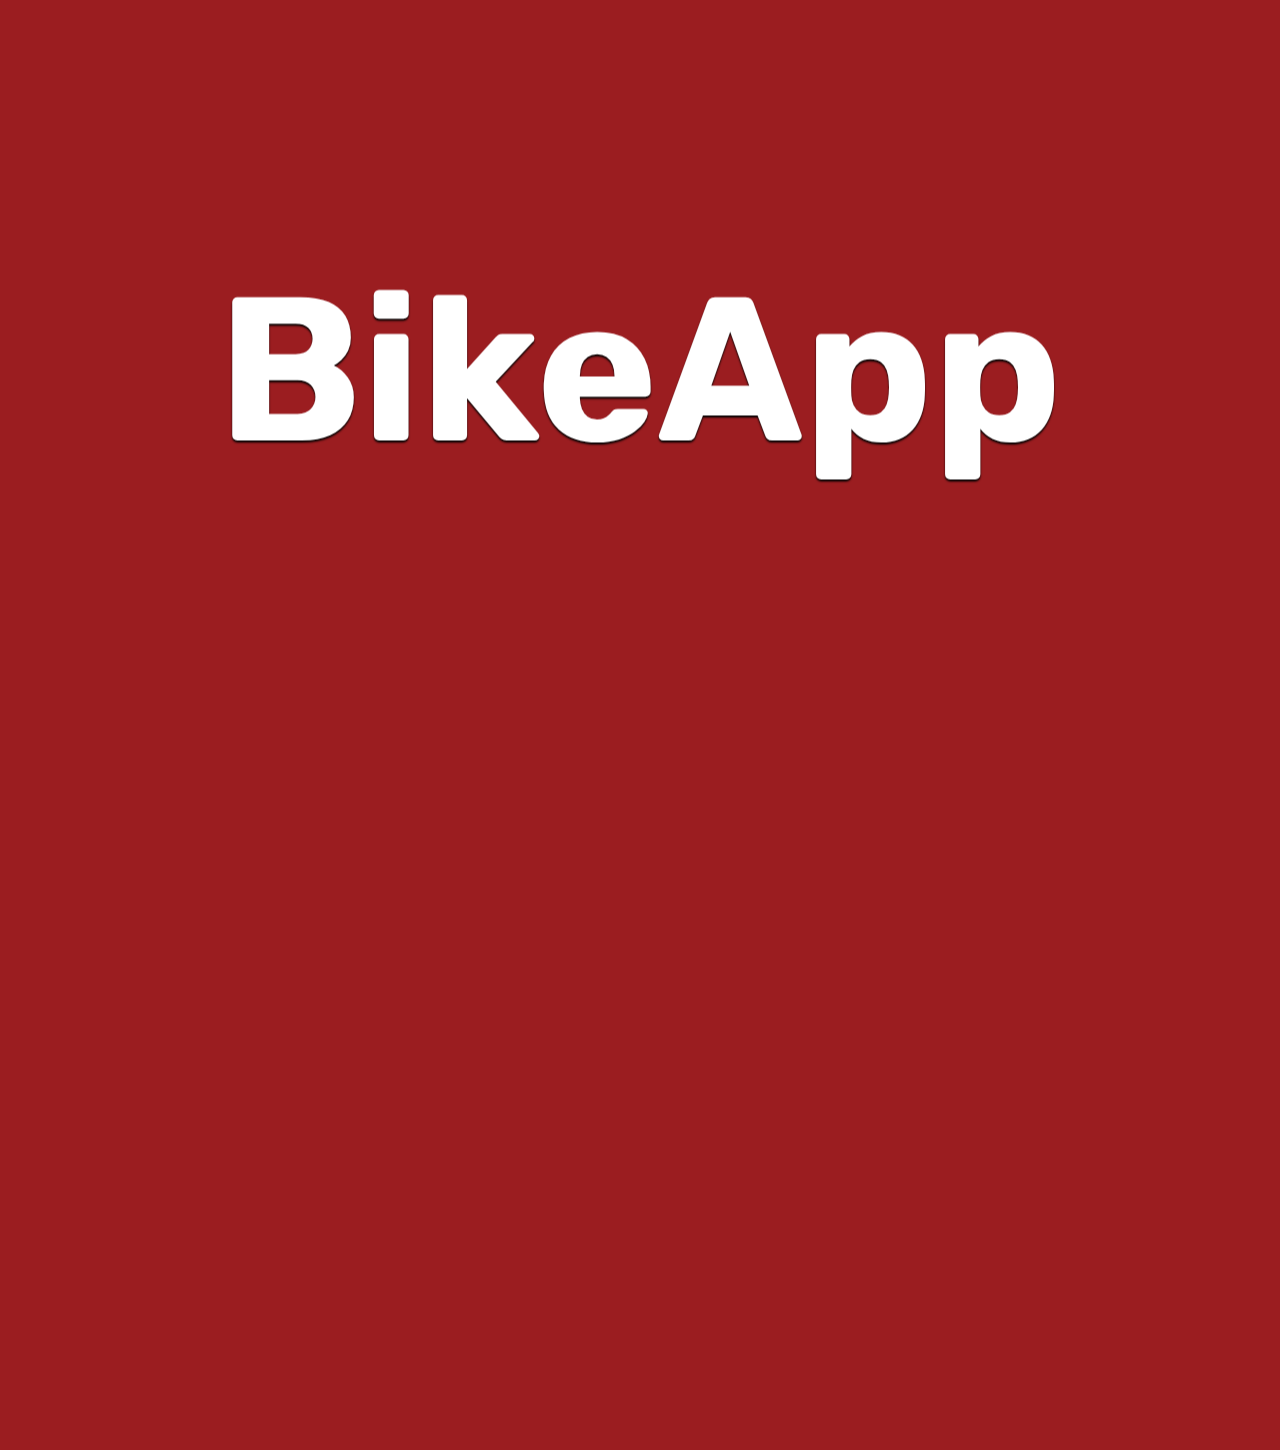
<file: impress/index.html>
<!DOCTYPE html>
<html lang="en">
    <head>
        <meta charset="UTF-8">

        <link rel="preconnect" href="https://fonts.googleapis.com"> 
        <link rel="preconnect" href="https://fonts.gstatic.com" crossorigin> 
        <link href="https://fonts.googleapis.com/css2?family=Rubik:ital,wght@0,400;0,700;1,300&display=swap" rel="stylesheet">  

        <link href="style.css" rel="stylesheet" type="text/css">
    </head>
    <body>
        <div id="impress">

            <div class="step title" data-x="0" data-y="0" data-z="1000" data-rotate-x="-90">
                <h1>BikeApp</h1>
            </div>

            <div class="step title" data-x="0" data-y="1000" data-z="0">
                <h2 class="group-title">Ryhmä 6</h2>
                <p class="dev-names">
                    Niklas Malmgren<br>
                    Tino Behnen<br>
                    Sami Toivanen
                </p>
            </div>

            <div class="step box" data-x="0" data-y="2000" data-z="0">
                <h2>Sovelluksen yleiskuvaus</h2>
                <p>Käyttäjäryhmä: Kaupunkipyöriä käyttävät ihmiset</p>
                <p>Käyttötarkoitus: Helpoittaa kaupunkipyörien käyttöä</p>
                <p>Sisältö: Kartta, sää ja reitin luominen</p>
            </div>

            <div class="step box" data-x="0" data-y="3000" data-z="0">
                <h2>Sovelluksen ominaisuudet ja toiminnot</h2>
                <p>Näyttää kaupunkipyöräasemat kartalla</p>
                <p>Luo reitin</p>
                <p>Näyttää säätiedotuksen</p>
            </div>

            <div class="step box" data-x="0" data-y="4000" data-z="0">
                <figure class="codeDisplay">
                    <img src="img/weather_api.png">
                </figure>
                <p>Weather api</p>
            </div>

            <div class="step box" data-x="0" data-y="5000" data-z="0">
                <figure class="codeDisplay">
                    <img src="img/digitransit_api.png">
                </figure>
                <p>Digitransit api</p>
            </div>

            <div class="step box" data-x="0" data-y="6000" data-z="0">
                <figure class="codeDisplay">
                    <img src="img/coordAddress.png">
                </figure>
                <p class="imageSub">Digitransit "address lookup" ja "address search" API esimerkki</p>
            </div>

            <div class="step title end" data-x="0" data-y="7000" data-z="0">
                <a class="link" href="https://users.metropolia.fi/~tinobe/3wtdm/BikeApp/">BikeApp</a>
            </div>
        </div>
        <script src="impress.js"></script>
        <script>impress().init();</script>
    </body>
</html>
</file>
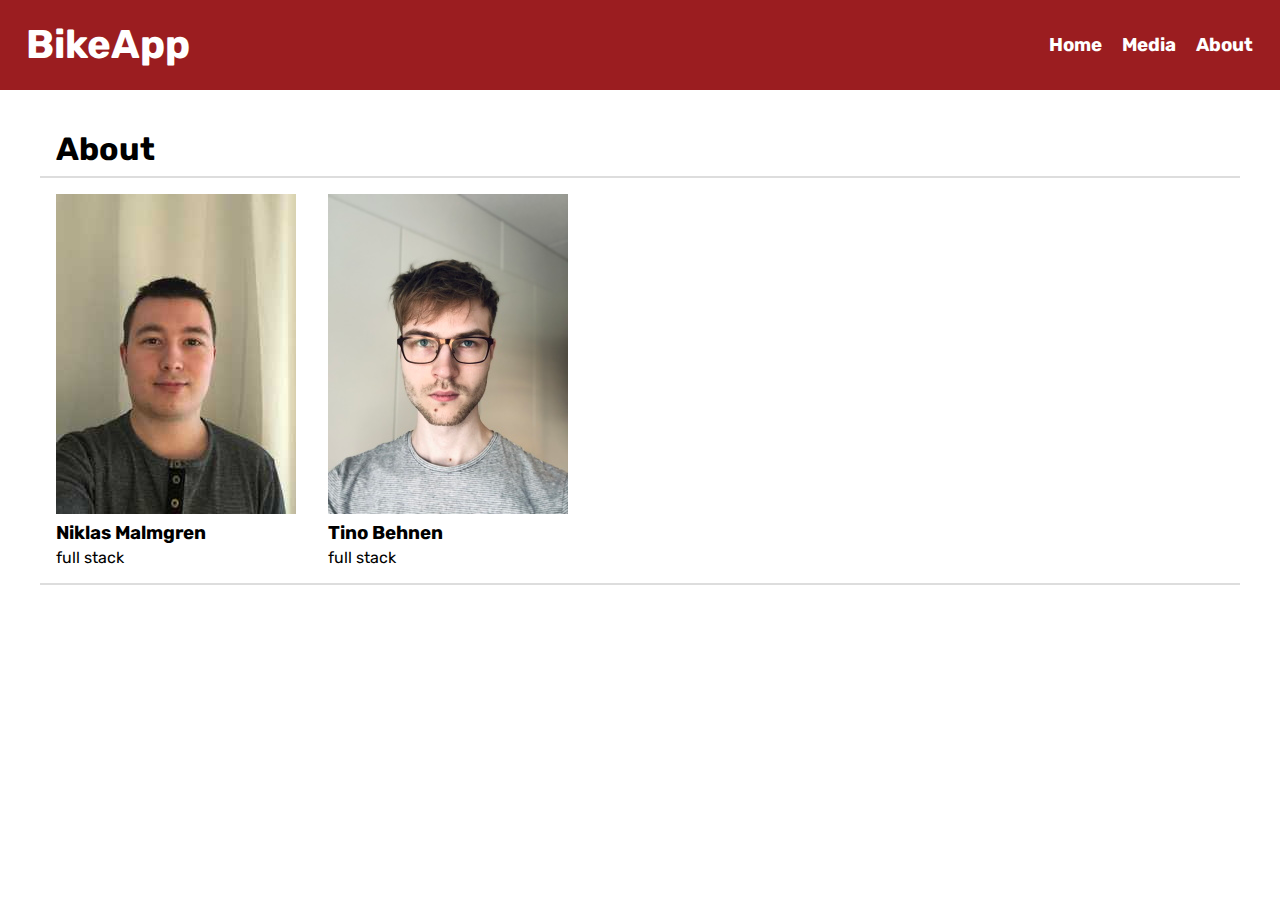
<file: about.html>
<!DOCTYPE html>
<html lang="en">
    <head>
        <meta charset="UTF-8">
        <meta name="viewport" content="width=device-width, initial-scale=1.0, maximum-scale=1.0, user-scalable=no"/>
        <title>BikeApp > About</title>

        <link rel="preconnect" href="https://fonts.googleapis.com">
        <link rel="preconnect" href="https://fonts.gstatic.com" crossorigin>
        <link href="https://fonts.googleapis.com/css2?family=Rubik:ital,wght@0,400;0,700;1,300&display=swap" rel="stylesheet">
        <link href="stylesheet.css" rel="stylesheet" type="text/css">
    </head>
    <body class="about-body">
        <header class="fixed-header">
            <div class="title-container">
                <a href="index.html"><h1>BikeApp</h1></a>
            </div>
            <nav>
                <ul>
                    <li><a id="linkHome" href="index.html"><h3>Home</h3></a></li>
                    <li><a id="linkVideo" href="media.html"><h3>Media</h3></a></li>
                    <li><a id="linkAbout" href="about.html"><h3>About</h3></a></li>
                </ul>
            </nav>
        </header>
        <main class="about-main">
            <h1 class="page-title">About</h1>
            <div class="about-figures">
                <figure>
                    <img src="media/img/niklas.jpg" width="240" height="320" alt="Picture of Niklas Malmgren">
                    <figcaption>
                        <h3>Niklas Malmgren</h3>
                        <p>full stack</p>
                    </figcaption>
                </figure>
                <figure>
                    <img src="media/img/tinobehnen.jpg" width="240" height="320" alt="Picture of Tino Behnen">
                    <figcaption>
                        <h3>Tino Behnen</h3>
                        <p>full stack</p>
                    </figcaption>
                </figure>
            </div>
        </main>
    </body>
</html>
</file>
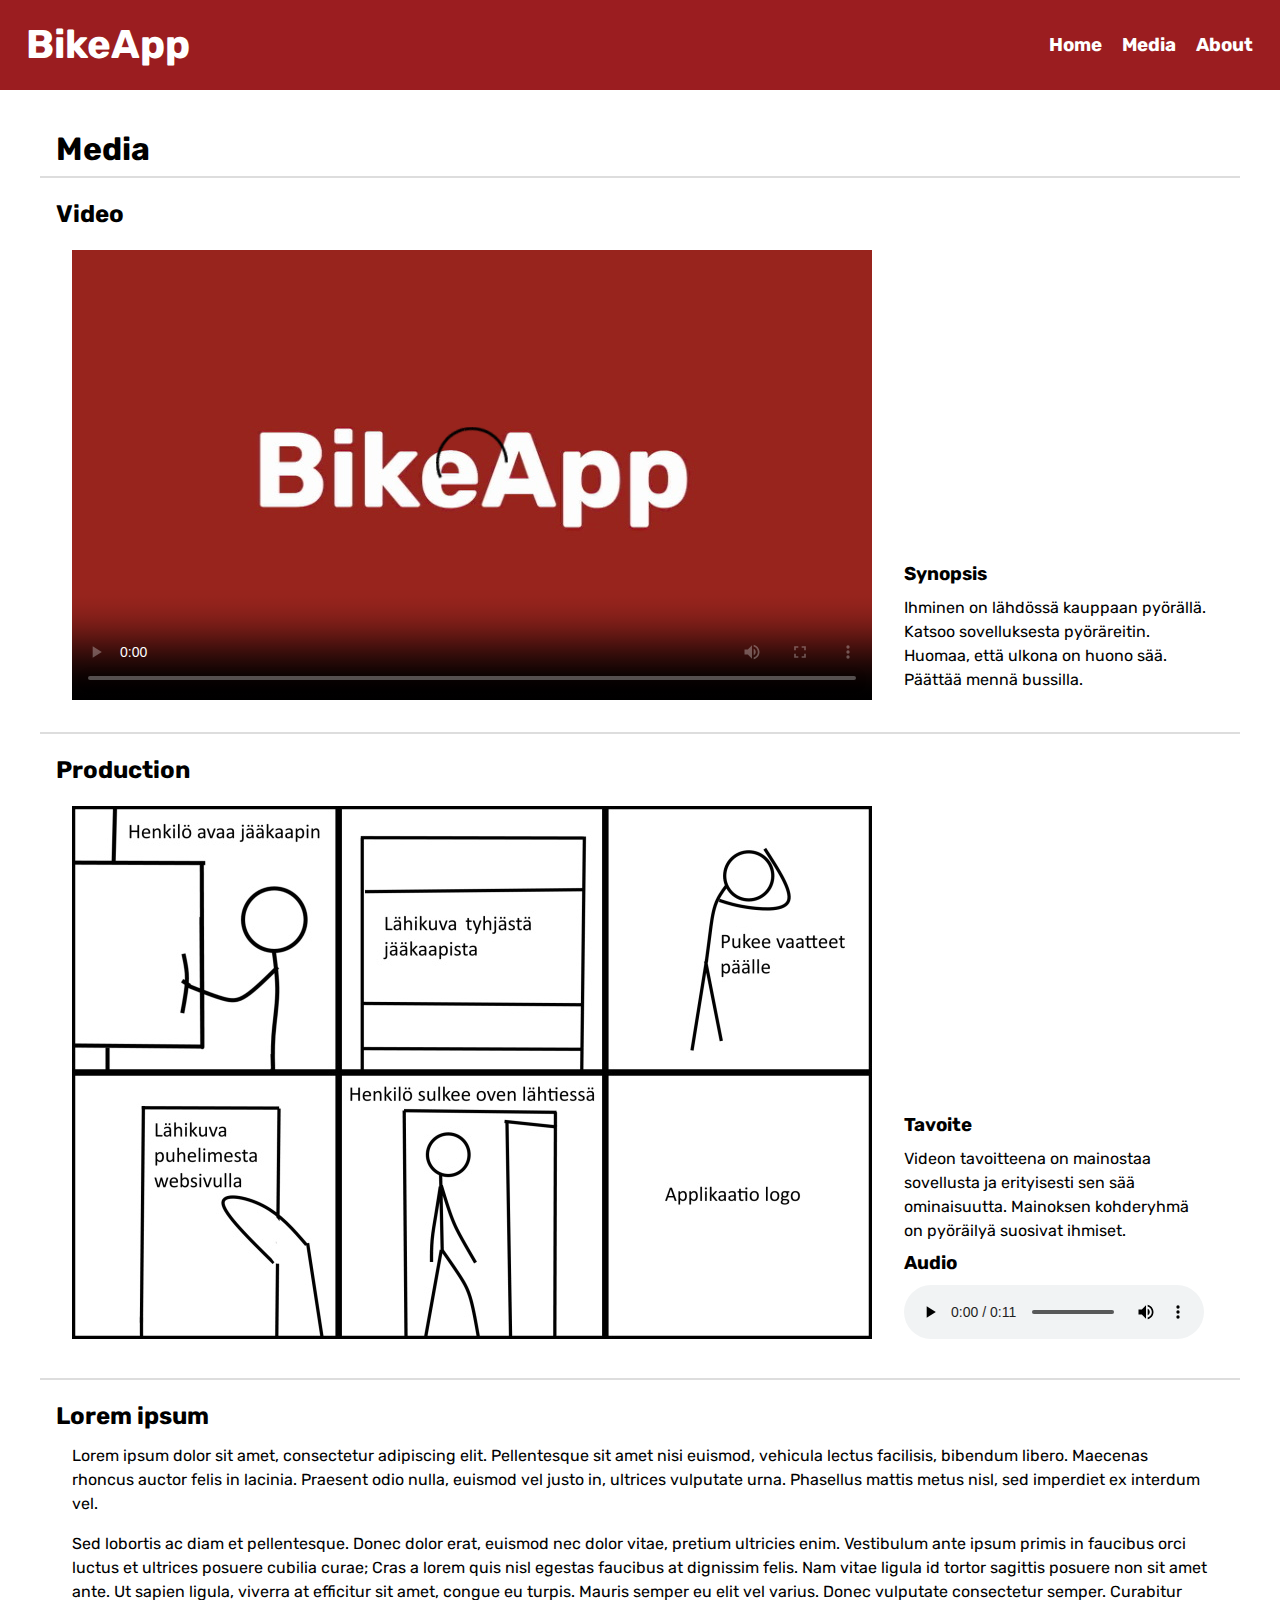
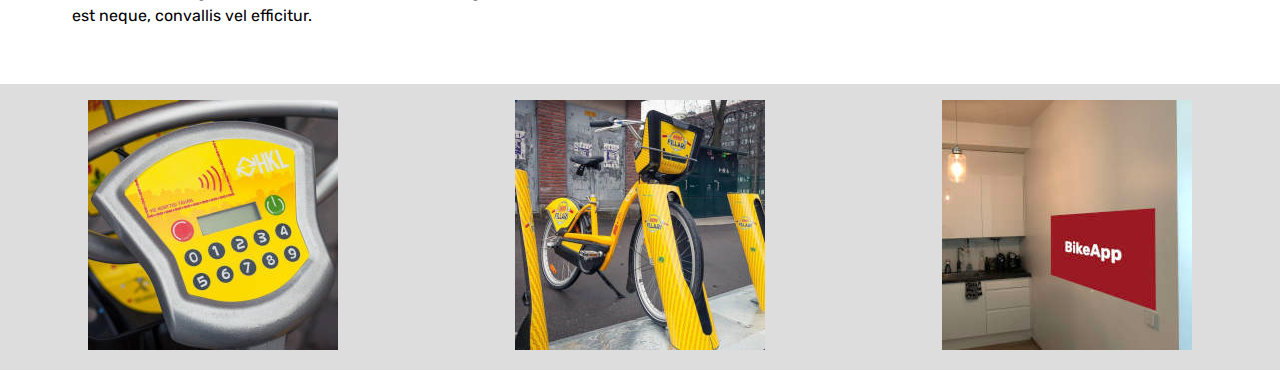
<file: media.html>
<!DOCTYPE html>
<html lang="en">
    <head>
        <meta charset="UTF-8">
        <meta name="viewport" content="width=device-width, initial-scale=1.0, maximum-scale=1.0, user-scalable=no"/>
        <title>BikeApp > Media</title>

        <link href="stylesheet.css" rel="stylesheet" type="text/css">
        <link rel="preconnect" href="https://fonts.googleapis.com">
        <link rel="preconnect" href="https://fonts.gstatic.com" crossorigin>
        <link href="https://fonts.googleapis.com/css2?family=Rubik:ital,wght@0,400;0,700;1,300&display=swap" rel="stylesheet">
    </head>
    <body class="media-body">
        <header class="fixed-header">
            <div class="title-container">
                <a href="index.html"><h1>BikeApp</h1></a>
            </div>
            <nav>
                <ul>
                    <li><a id="linkHome" href="index.html"><h3>Home</h3></a></li>
                    <li><a id="linkVideo" href="media.html"><h3>Media</h3></a></li>
                    <li><a id="linkAbout" href="about.html"><h3>About</h3></a></li>
                </ul>
            </nav>
        </header>
        <main class="media-main">
            <h1 class="page-title">Media</h1>
            <article>
                <section class="media-section">
                    <h2 class="media-h2">Video</h2>
                    <div>
                        <video controls poster="media/img/bikeapp_logo.jpg">
                            <source src="https://users.metropolia.fi/~niklasam/bikeapp/media/video/bikeapp_mainos.mp4" type="video/mp4">
                        </video>
                        <div>
                            <h3>Synopsis</h3>
                            <p>Ihminen on lähdössä kauppaan pyörällä. Katsoo sovelluksesta pyöräreitin. Huomaa, että ulkona on huono sää. Päättää mennä bussilla.</p>    
                        </div>
                    </div>
                </section>
                <section class="media-section">
                    <h2 class="media-h2">Production</h2>
                    <div>
                        <figure>
                            <img src="media/img/pre-video.jpg" width="800" alt="Pre-production sketch made before the filming of the video">
                        </figure>
                        <div>
                            <h3>Tavoite</h3>
                            <p>Videon tavoitteena on mainostaa sovellusta ja erityisesti sen sää ominaisuutta. Mainoksen kohderyhmä on pyöräilyä suosivat ihmiset.</p>
                            <h3>Audio</h3>
                            <audio controls>
                                <source src="media/audio/audio.mp3">
                            </audio>
                        </div>
                    </div>
                </section>
                <section class="media-section">
                    <h2 id="media-h2">Lorem ipsum</h2>
                    <p>
                        Lorem ipsum dolor sit amet, consectetur adipiscing elit. Pellentesque sit amet nisi euismod, vehicula lectus facilisis,
                        bibendum libero. Maecenas rhoncus auctor felis in lacinia. Praesent odio nulla, euismod vel justo in, ultrices vulputate urna.
                        Phasellus mattis metus nisl, sed imperdiet ex interdum vel.</p><p>Sed lobortis ac diam et pellentesque. Donec dolor erat, euismod nec dolor vitae,
                        pretium ultricies enim. Vestibulum ante ipsum primis in faucibus orci luctus et ultrices posuere cubilia curae; Cras a lorem quis nisl egestas
                        faucibus at dignissim felis. Nam vitae ligula id tortor sagittis posuere non sit amet ante. Ut sapien ligula, viverra at efficitur sit amet,
                        congue eu turpis. Mauris semper eu elit vel varius. Donec vulputate consectetur semper. Curabitur est neque, convallis vel efficitur.
                    </p>
                </section>
            </article>
        </main>
        <aside class="media-aside">
            <figure>
                <img src="media/img/bike.jpg" width="250" height="250" alt="bikes unlocking device">
            </figure>
            <figure>
                <img src="media/img/bike2.jpg" width="250" height="250" alt="bike on a bikestation">
            </figure>
            <figure>
                <img src="media/img/bikeapp.jpg" width="250" height="250" alt="bikeapp painting">
            </figure>
        </aside>
    </body>
</html>
</file>
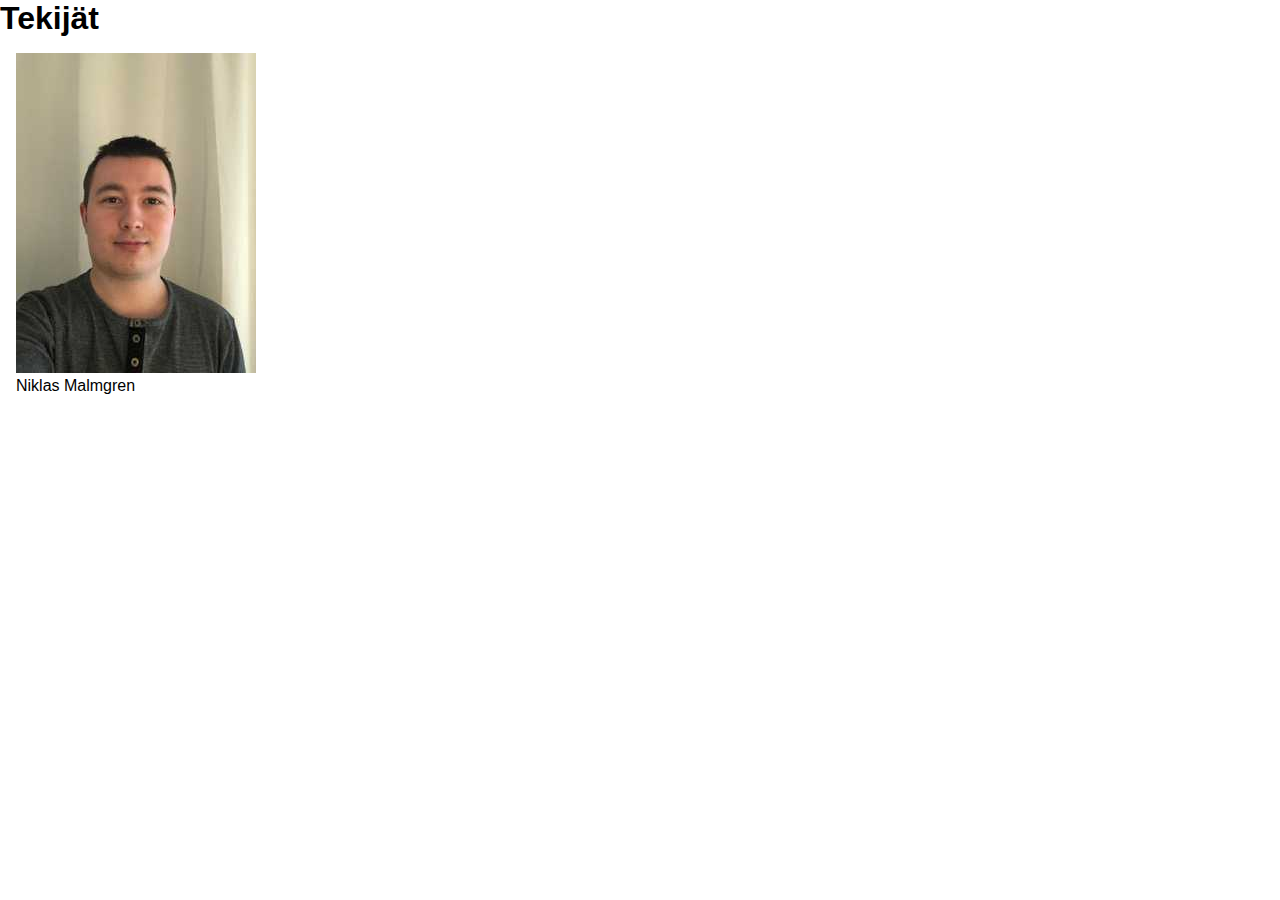
<file: tekijat.html>
<!DOCTYPE html>
<html lang="en">
<link href="stylesheet.css" rel="stylesheet" type="text/css">
<head>
    <meta charset="UTF-8">
    <title>Title</title>
</head>
<body>
<h1>Tekijät</h1>
<figure>
<img src="media/niklas.jpg" width="240" height="320" alt="Picture of Niklas Malmgren">
    <figcaption>Niklas Malmgren</figcaption>
</figure>

</body>
</html>
</file>
<file: impress/style.css>
:root
{
    /*COLORS*/
    --color-main: #9B1D20;
    --color-main-highlight: #A81F26;
    --color-white: white;
    --color-border1: #DDD;
}
*
{
    font-family: 'Rubik', sans-serif;
}
body{
    background-color: var(--color-main);
}
.title
{
    display: block;
    width: 70vw;
    height: 75vh;
    color: var(--color-white);
    font-size: 8vw;
	text-shadow: 0 2px 2px black;
    text-align: center;
}
.group-title
{
    padding-top: 10vh;
    font-size: 10vh;
    margin: 3vh;
}
.dev-names
{
    font-size: 6vh;
    margin-top: 20vh;
}
.box {
    display: block;
    width: 80vw;
    height: 80vh;
    padding: 30px 50px;
    background-color: white;
    box-shadow: 0 2px 6px rgba(0, 0, 0, .7);
    border: 1px solid var(--color-border1);
    border-radius: 25px;
	text-shadow: 0 2px 2px rgba(0, 0, 0, .1);
    font-size: 40px;
}

.codeDisplay
{
    align-self: center;
    text-align: center;
    width: 100%;
    height: 85%;
    margin: 0;
    background-color: #1E1E1E;
    border-radius: 25px;
}
.codeDisplay > img
{
    align-self: center;
    width: 95%;
    max-height: 95%;
    margin: 1vh 0;
}
.imageSub
{
    text-align: center;
    color: black;
    padding-bottom: 1vh;
    margin: 0;
}
p 
{
    padding: 3vh 0 0 0;
}
.link
{
    font-weight: bold;
    font-size: 15vh;
    color: var(--color-white);
}
.end
{
    padding-top: 50vh;
}
</file>
<file: stylesheet.css>
/*=============================================*/
/*                  Variables                  */
/*=============================================*/

:root
{
    /*COLORS*/
    --color-main: #9B1D20;
    --color-main-highlight: #A81F26;
    --color-white: white;
    --color-border1: #DDD;
}


/*=============================================*/
/*                   Global                    */
/*=============================================*/
*
{
    margin: 0;
    padding: 0;
    box-sizing: border-box;
    font-family: 'Rubik', sans-serif;
}
body
{
    background-color: var(--color-white);
    margin: auto;
    display: flex;
    flex-direction: column;
}
#turn
{
    display: none;
    z-index: 0;
}


/*=============================================*/
/*                   Header                    */
/*=============================================*/
header
{
    background-color: var(--color-main);
    width: 100%;
    height: 10vh;
    border-bottom: 1px solid transparent;
    display: flex;
    align-items: center;
    justify-content: space-between;
    position: relative;
}
.title-container > a
{
    text-decoration: none;
}
.title-container > a > h1
{
    font-size: 40px;
    margin-left: 2vw;
    color: var(--color-white);
    align-items: center;
    justify-content: center;
    cursor: pointer;
}
header > nav
{
    margin-right: 1.3vw;
    height: 100%;
}
header > nav > ul
{
    display: flex;
    list-style: none;
    height: 100%;
}
header > nav > ul > li
{
    position: relative;
}
header > nav > ul > li > a
{
    padding: 0 10px;
    height: 100%;
    display: flex;
    align-items: center;
    justify-content: center;
    text-decoration: none;
    border: 0;
    position: relative;
    cursor: pointer;
    color: var(--color-white);
}
header > nav > ul > li > a:hover
{
    background-color: var(--color-main-highlight);
    border-bottom-style: solid;
    border-bottom-width: 4px;
}


/*=============================================*/
/*                    Main                     */
/*=============================================*/
.main-content
{
    display: flex;
    background-color: var(--color-white);
}
.aside-content
{
    width: 448px;
    height: 90vh;
    display: flex;
    flex-direction: column;
    justify-content: space-between;
    background-color: var(--color-white);
}
.asideHandle
{
    display: none;
}
.form-container
{
    padding: 40px;
}
.destin-container
{
    border-bottom: 1px solid var(--color-border1);
}
label
{
    margin-left: 15px;
    font-weight: bold;
    font-size: 17px;
}
.inputs
{
    outline: none; 
    width: 100%;
    padding-left: 40px;
    padding-top: 7px;
    padding-bottom: 7px;
    padding-right: 7px;
    border: 1px solid var(--color-border1);
    border-radius: 25px;
    margin-bottom: 20px;
    margin-top: 5px;
    font-size: 15px;
}
#inputOrigin
{
    background: url(media/img/icon/markerRed.png);
    background-repeat: no-repeat;
    background-position: 0% 50%;
    background-size: 36px 36px;
}
#inputDestin
{
    background: url(media/img/icon/markerGreen.png);
    background-repeat: no-repeat;
    background-position: 0% 50%;
    background-size: 36px 36px;
}
.subForm
{
    margin-top: 10px;
    display: flex;
    flex-direction: row;
    justify-content: space-between;
}
.weather-container
{
    padding: 40px;
    line-height: 1.5em;
}
.weather-container > h2
{
    padding-top: 15px;
    border-top: 1px solid var(--color-border1);
}


/*=============================================*/
/*                   Media                     */
/*=============================================*/
.media-body 
{
    display: flex;
    flex-direction: row;
    justify-content: center;
    background-color: var(--color-border1);
}
.media-main 
{
    background-color: var(--color-white);
    max-width: 1920px;
    margin-top: 10vh;
    padding: 40px;
}
.media-section 
{
    line-height: 1.5em;
    padding: 16px;
    border-top: 2px solid var(--color-border1);
}
.media-section > h2 
{
    margin: 8px 0;
}
.media-section > p
{
    margin: 16px 16px 0 16px;
}
.media-section > div 
{
    display: flex;
}
.media-section > div > video 
{
    margin: 16px;
    position: relative;
    height: 450px;
}
.media-section > div > div 
{
    align-self: flex-end;
    margin: 16px;
    position: relative;
}
.media-section > div > div > h3
{
    margin-bottom: 10px;
}
.media-section > div > div p 
{
    margin: 8px 0;
    position: relative;
}
.media-aside 
{
    display: flex;
    flex-direction: column;
    justify-content: space-around;
    margin-top: 10vh;
}

@media only screen and (max-width: 1520px) {
    .media-body 
    {
        flex-direction: column;
    }
    .media-aside 
    {
        margin: 0;
        flex-wrap: wrap;
        flex-direction: row;
        align-items: center;
    }
}
@media only screen and (max-width: 1180px) {
    img 
    {
        width: 100%;
        height: auto;
    }
    .media-section
    {
        padding: 0;
    }
    .media-section > div 
    {
        flex-direction: column;
    }
    .media-section > div > video 
    {
        width: 100%;
        height: auto;
        padding: 0 1.5vw;
        margin: 0;
    }
    .media-section > div > figure 
    {
        padding: 0 1.5vw;
        margin: 0;
    }
    .media-section > h2 
    {
        margin: 8px 0 16px 0;
    }
}


/*=============================================*/
/*                   About                     */
/*=============================================*/
.about-body 
{
    background-color: var(--color-white);
}
.fixed-header
{
    top: 0;
    position: fixed;
    z-index: 2;
}
.page-title 
{
    margin-left: 16px;
    margin-bottom: 8px;
    font-size: 32px;
}
figure 
{
    margin: 16px 16px;
    position: relative;
}
.about-main 
{
    margin-top: 10vh;
    padding: 40px;
    flex-direction: column;
    background-color: var(--color-white);
}
.about-figures 
{
    display: flex;
    flex-direction: row;
    flex-wrap: wrap;
    border-top: 2px solid var(--color-border1);
    border-bottom: 2px solid var(--color-border1);
}
.about-figures > figure > figcaption > h3 
{
    margin: 4px 0;
}

@media only screen and (max-width: 624px) {
    .about-figures 
    {
        justify-content: center;
    }
}


/*=============================================*/
/*                     Map                     */
/*=============================================*/
.map-content
{
    height: 90vh;
    flex-grow: 1;
}
#map
{
    width: 100%;
    height: 100%;
}
.popupInput
{
    margin-left: 5px;
    margin-top: 5px;
    padding: 1px 3px 1px 3px;
    border: none;
    border: 1px solid black; 
    border-radius: 25px;
    cursor: pointer;
}
.originBtn
{
    background: #e24470;
    color: var(--color-white);
}
.destinBtn
{
    background: #118600;
    color: var(--color-white);
}
img.markerRed
{
    filter: hue-rotate(120deg); 
}
img.markerGreen
{
    filter: hue-rotate(240deg); 
}
#toggleTrack
{
    background: url(media/img/icon/disTrack.png) no-repeat center;
    background-size: contain;
    margin: 0;
}
#toggleTrack.true
{
    background: url(media/img/icon/enaTrack.png) no-repeat center;
    background-size: contain;
}
#toggleBikes.true
{
    background: url(media/img/icon/enaBikestations.png) no-repeat center;
    background-size: contain;
}
#toggleBikes
{
    background: url(media/img/icon/disBikestations.png) no-repeat center;
    background-size: contain;
    margin: 0;
}
#refreshBikes
{
    background: url(media/img/icon/refresh.png) no-repeat center;
    background-size: contain;
    margin: 0;
}
#refreshBikes:hover
{
    background: url(media/img/icon/refreshHover.png) no-repeat center;
    background-size: contain;
}
.leaflet-control
{
    background-color: var(--color-white);
}
.leaflet-control:hover
{
    background-color: #F5F4F4;
}


/*=============================================*/
/*               Narrow screen                 */
/*=============================================*/
@media only screen and (max-width: 1020px) {
    body
    {
        background-color: var(--color-main);
    }
    header
    {
        position: fixed;
        z-index: 3;
    }
    .title-container > a > h1
    {
        margin-left: 4vw;
        font-size: 5vh;
    }
    header > nav > ul > li > a
    {
        padding: 0 1vh;
        font-size: 0;
    }
    #linkHome > h3
    {
        background: url(media/img/icon/home.png) no-repeat center; 
        background-size: contain;
        height: 4vh;
        width: 4vh;
    }
    #linkVideo > h3
    {
        background: url(media/img/icon/media.png) no-repeat center; 
        background-size: contain;
        height: 4vh;
        width: 4vh;
    }
    #linkAbout > h3
    {
        background: url(media/img/icon/about.png) no-repeat center; 
        background-size: contain;
        height: 4vh;
        width: 4vh;
    }
    .main-content
    {
        margin-top: 10vh;
    }
    .aside-content
    {
        position: absolute;
        width: 100%;
        height: auto;
        margin-top: 70vh;
        z-index: 2;
        border-radius: 25px 25px 0 0;
        border: 1px solid var(--color-border1);
    }
    .asideHandle
    {
        margin: auto;
        position: relative;
        display: block;
        top: 2.5vh;
        width: 25vw;
        height: 6px;
        border-radius: 6px;
        background-color: var(--color-border1);
    }
    .map-content
    {
        position: fixed;
        flex-grow: 0;
        height: 73vh;
        z-index: 1;
    }
    #map
    {
        width: 100vw;
        position: absolute;
    }
    .leaflet-bottom
    {
        margin-bottom: 3vh;
    }
}


/*=============================================*/
/*                Touch screen                 */
/*=============================================*/
@media (pointer: none), (pointer: coarse) {
    #toggleTrack
    {
        width: 7vh;
        height: 7vh;
    }
    #toggleBikes
    {
        width: 7vh;
        height: 7vh;
    }
    #refreshBikes
    {
        width: 7vh;
        height: 7vh;
    }
    #inputOrigin
    {
        background-size: 34px 34px;
    }
    #inputDestin
    {
        background-size: 34px 34px;
    }
}

@media only screen and (pointer: none), (pointer: coarse) and (orientation: landscape) {
    #turn
    {
        position: fixed;
        z-index: 4;
        display:flex;
        background-color: var(--color-main);
        color: var(--color-white);
        width: 100vw;
        height: 100vh;
        align-items: center;
        justify-content: center;
    }
}
</file>
